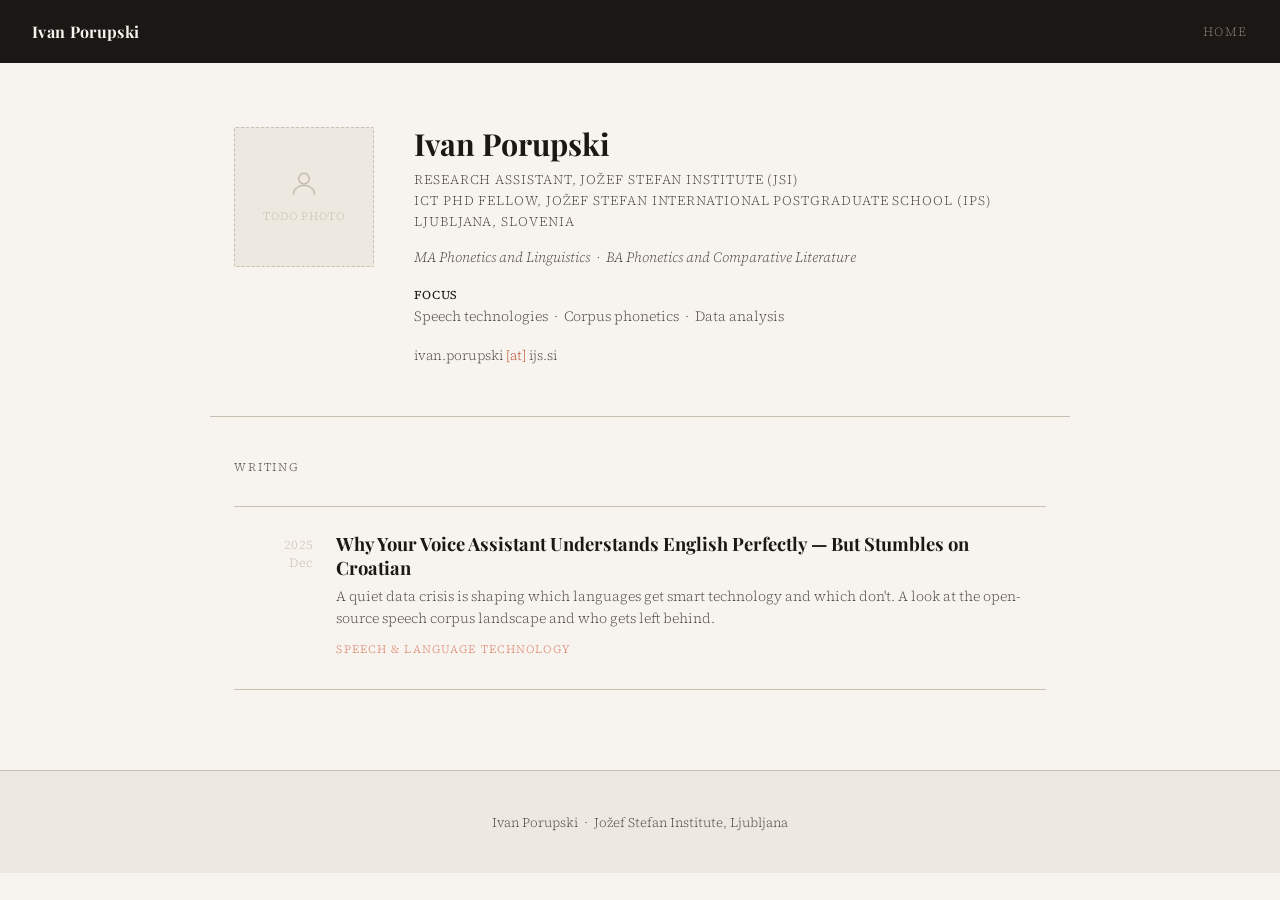
<file: index.html>
<!DOCTYPE html>
<html lang="en">
<head>
  <meta charset="UTF-8" />
  <meta name="viewport" content="width=device-width, initial-scale=1.0" />
  <title>Ivan Porupski</title>
  <meta name="description" content="Research assistant at JSI and PhD fellow at Jožef Stefan IPS. Writing on speech technologies, corpus phonetics, and data analysis." />

  <link rel="preconnect" href="https://fonts.googleapis.com" />
  <link rel="preconnect" href="https://fonts.gstatic.com" crossorigin />
  <link href="https://fonts.googleapis.com/css2?family=Playfair+Display:ital,wght@0,400;0,700;1,400&family=Source+Serif+4:ital,opsz,wght@0,8..60,300;0,8..60,400;1,8..60,300&display=swap" rel="stylesheet" />
  <link rel="stylesheet" href="css/style.css" />
</head>
<body>

  <header class="site-header">
    <a href="index.html" class="site-name">Ivan Porupski</a>
    <nav>
      <a href="index.html">Home</a>
      <!-- TODO: uncomment and link when CV page or PDF is ready -->
      <!-- <a href="cv.html">CV</a> -->
    </nav>
  </header>

  <section class="profile-section">

    <!-- Profile photo — place your photo at img/profile.jpg and swap the placeholder div below for:
         <img src="img/profile.jpg" alt="Ivan Porupski" class="profile-photo" /> -->
    <div class="profile-photo-placeholder">
      <svg width="32" height="32" viewBox="0 0 24 24" fill="none" stroke="currentColor" stroke-width="1.2">
        <circle cx="12" cy="8" r="4"/>
        <path d="M4 20c0-4 3.6-7 8-7s8 3 8 7"/>
      </svg>
      <span>TODO photo</span>
    </div>

    <div>
      <h1 class="profile-name">Ivan Porupski</h1>

      <p class="profile-role">
        Research Assistant, Jožef Stefan Institute (JSI)<br>
        ICT PhD Fellow, Jožef Stefan International Postgraduate School (IPS)<br>
        Ljubljana, Slovenia
      </p>

      <p class="profile-degrees">
        MA Phonetics and Linguistics &nbsp;·&nbsp; BA Phonetics and Comparative Literature
      </p>

      <p class="profile-focus">
        <strong>Focus</strong><br>
        Speech technologies &nbsp;·&nbsp; Corpus phonetics &nbsp;·&nbsp; Data analysis
      </p>

      <p class="profile-email">
        ivan.porupski <span>[at]</span> ijs.si
      </p>
    </div>

  </section>

  <!--
  ============================================================
  TODO: CV section
  Uncomment this block and either:
    (a) link to a PDF:  href="img/cv.pdf"
    (b) link to a page: href="cv.html"
  Also uncomment the nav link in the site-header above.
  ============================================================

  <section style="max-width:860px;margin:0 auto;padding:0 1.5rem 2rem;">
    <a href="img/cv.pdf" style="font-size:0.82rem;letter-spacing:0.1em;text-transform:uppercase;color:var(--accent);">
      Download CV (PDF)
    </a>
  </section>
  -->

  <hr class="profile-divider" />

  <section class="posts-section">
    <p class="posts-section-heading">Writing</p>

    <a class="post-card" href="posts/speech-corpora.html">
      <div class="post-card-date">2025<br>Dec</div>
      <div>
        <div class="post-card-title">Why Your Voice Assistant Understands English Perfectly — But Stumbles on Croatian</div>
        <div class="post-card-dek">A quiet data crisis is shaping which languages get smart technology and which don't. A look at the open-source speech corpus landscape and who gets left behind.</div>
        <div class="post-card-tag">Speech &amp; Language Technology</div>
      </div>
    </a>

    <!-- Add future posts here following the same pattern:

    <a class="post-card" href="posts/your-next-post.html">
      <div class="post-card-date">2026<br>Jan</div>
      <div>
        <div class="post-card-title">Post title here</div>
        <div class="post-card-dek">Short description here.</div>
        <div class="post-card-tag">Tag</div>
      </div>
    </a>

    -->

  </section>

  <footer class="site-footer">
    <p>Ivan Porupski &nbsp;·&nbsp; Jožef Stefan Institute, Ljubljana</p>
  </footer>

</body>
</html>
</file>
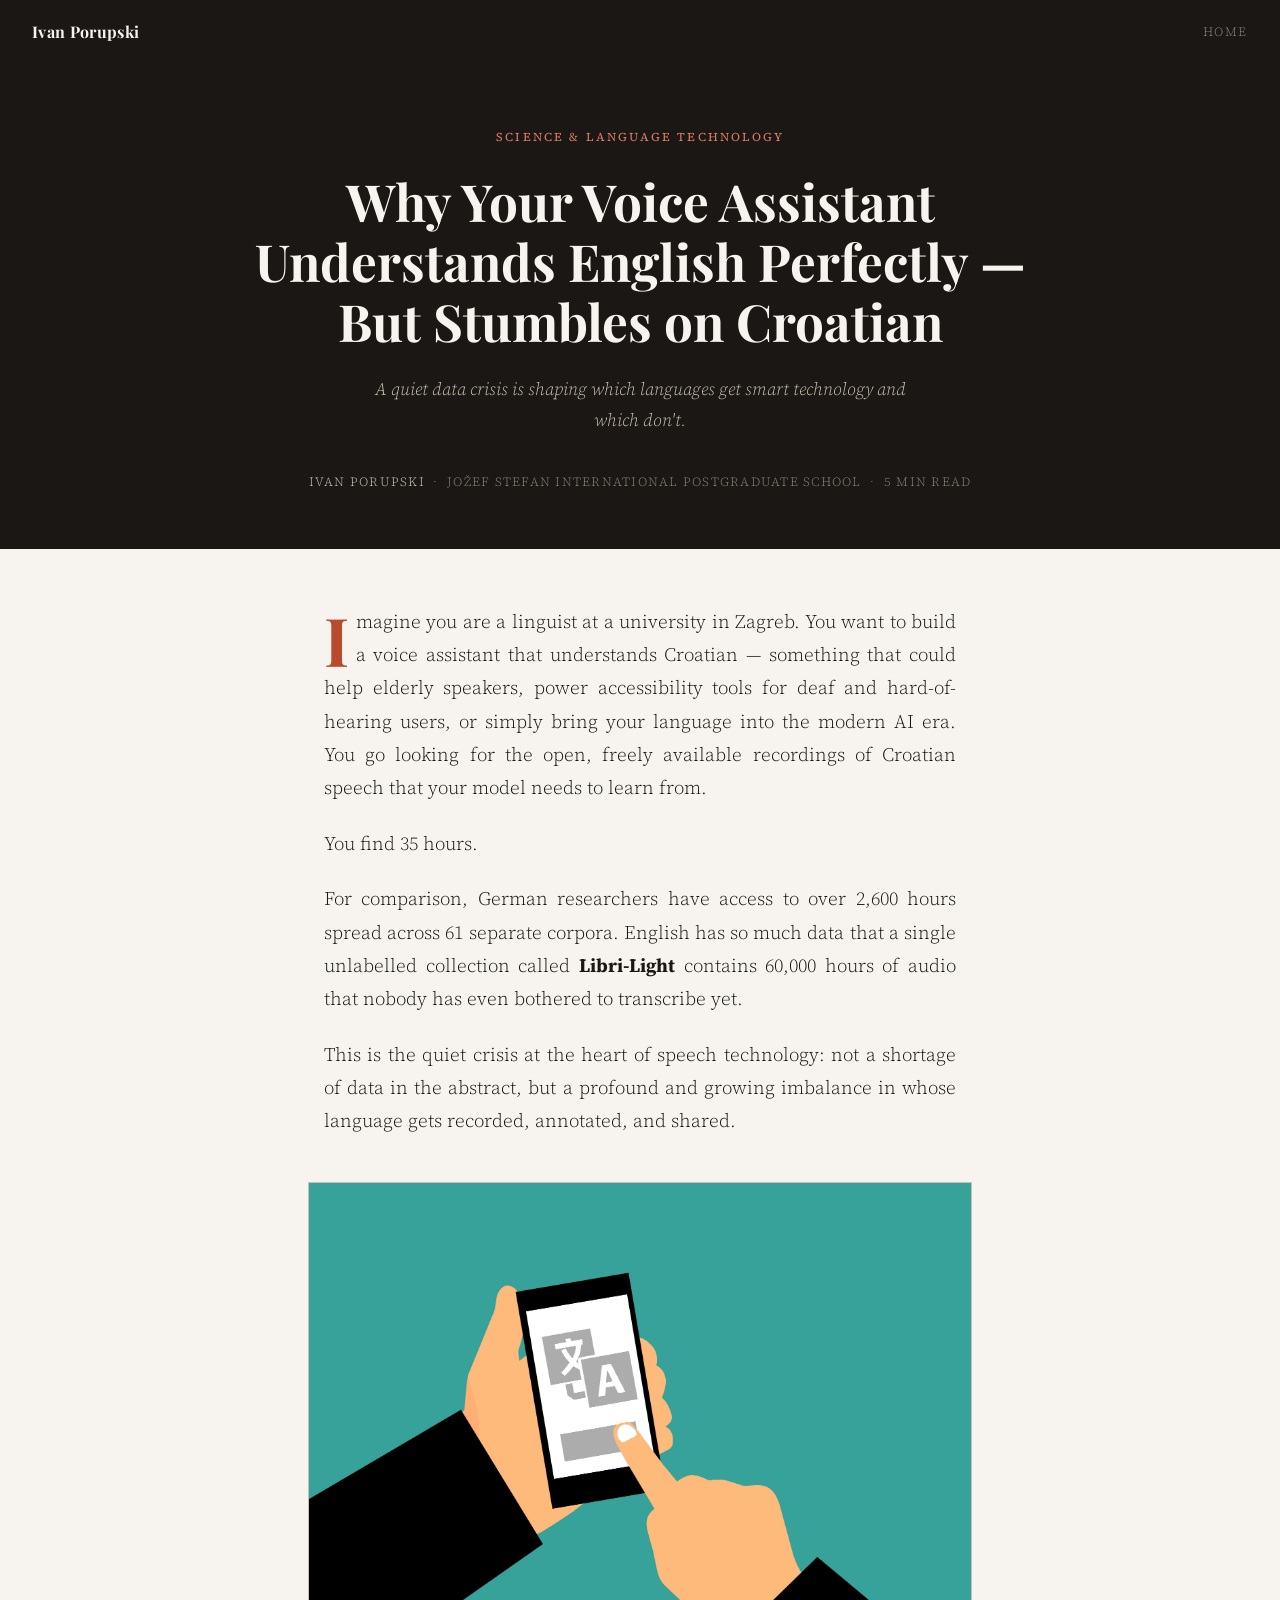
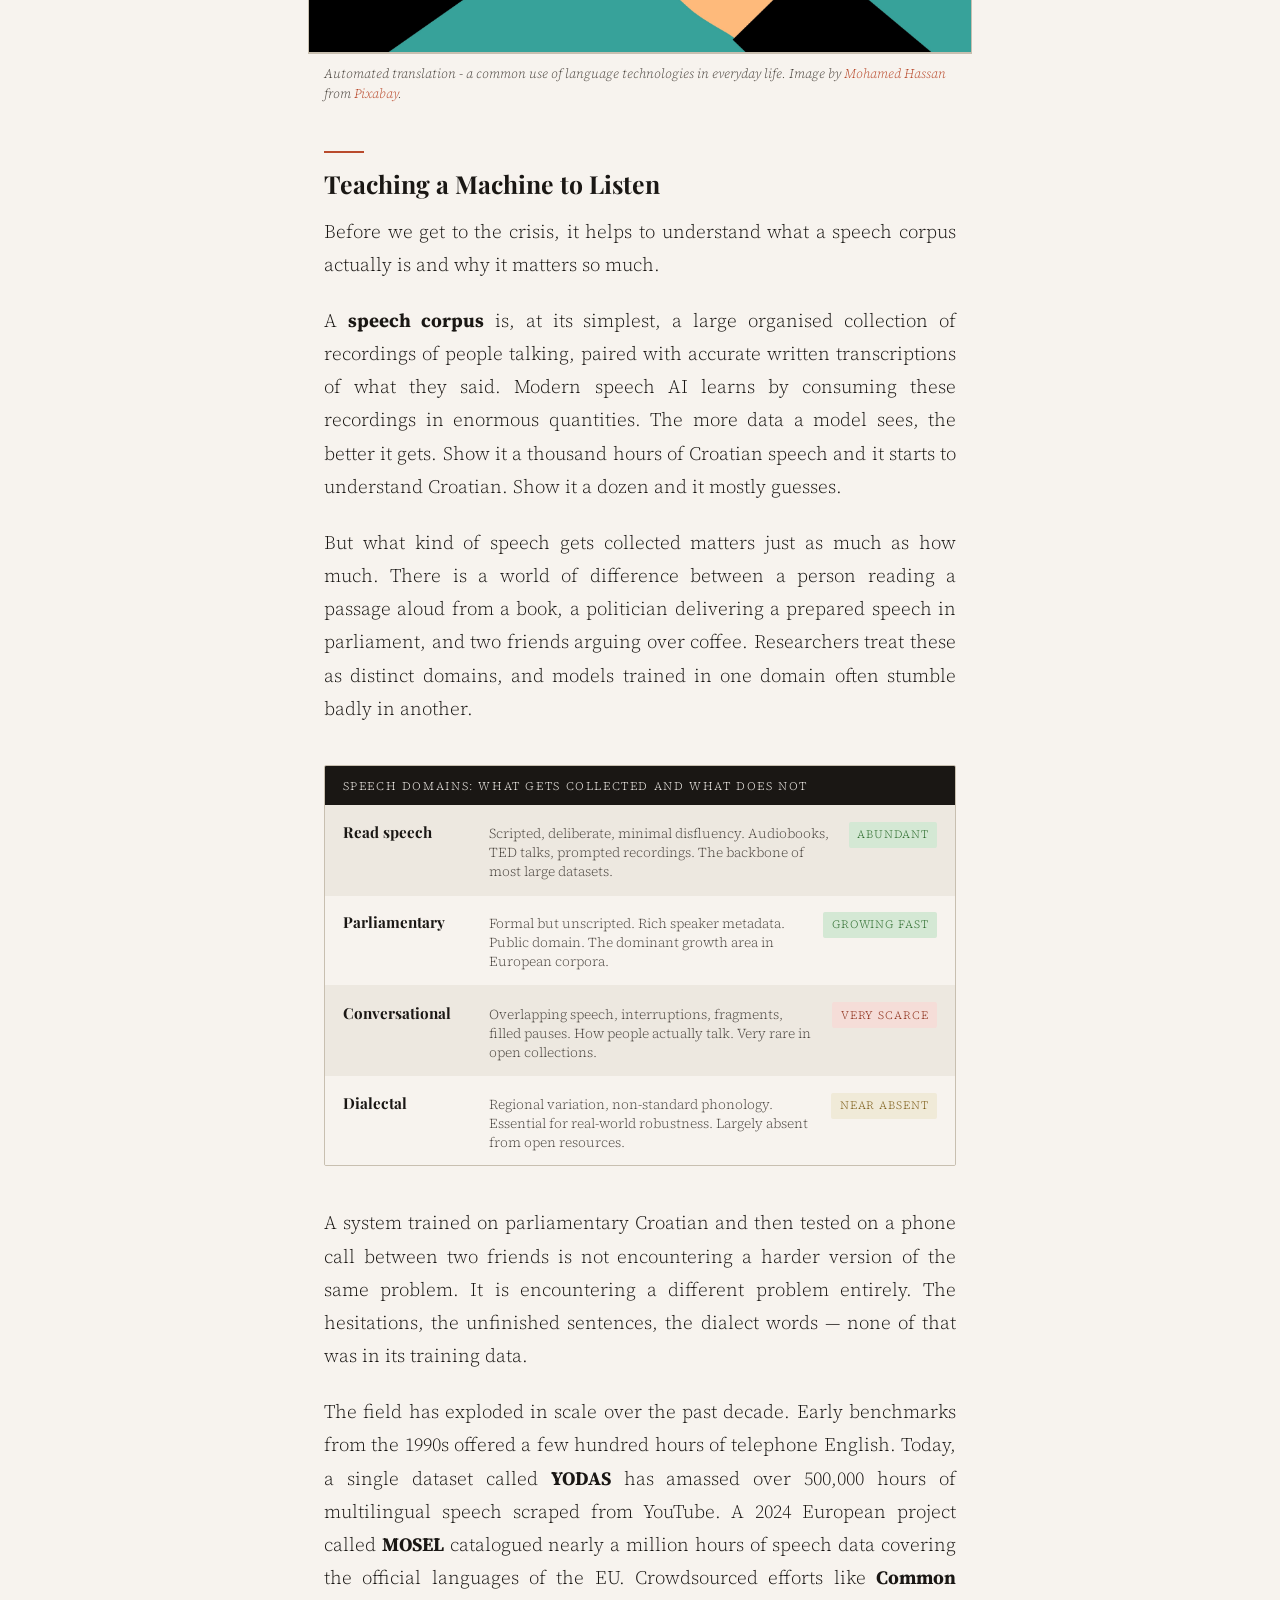
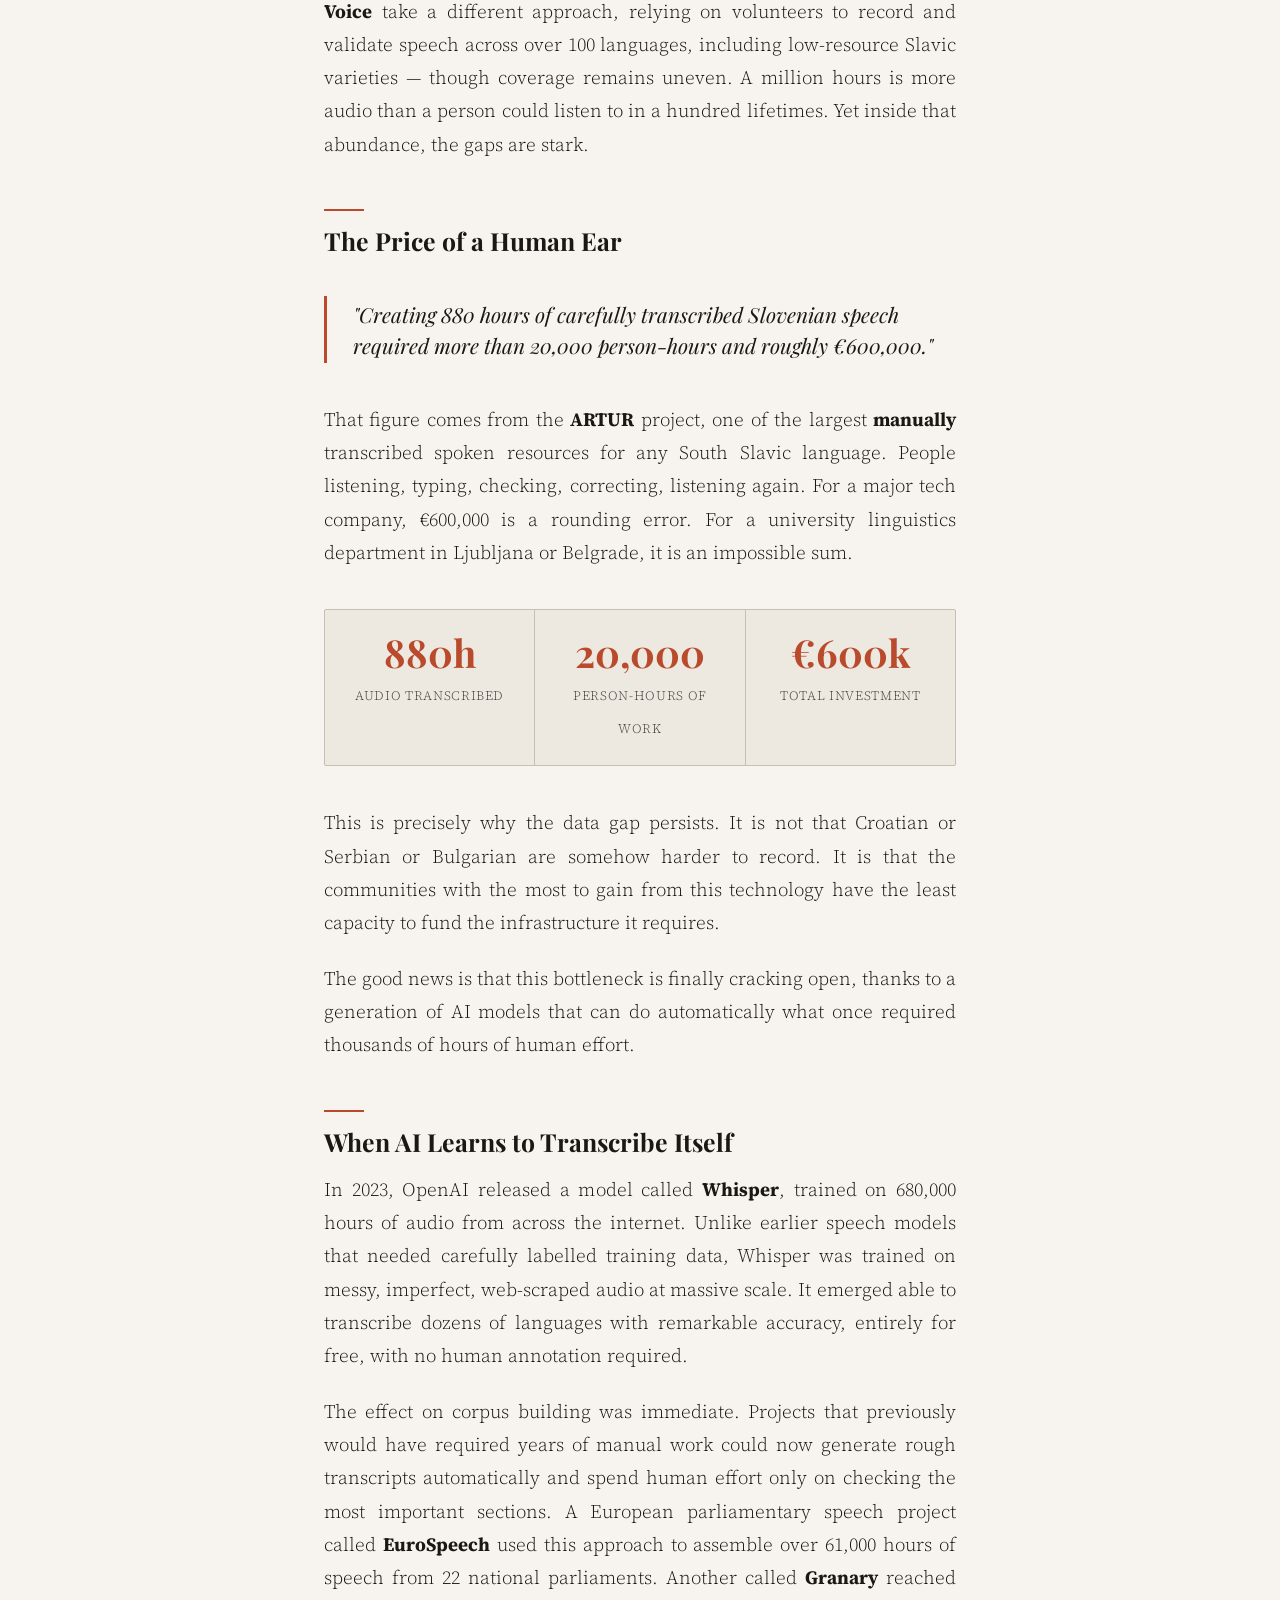
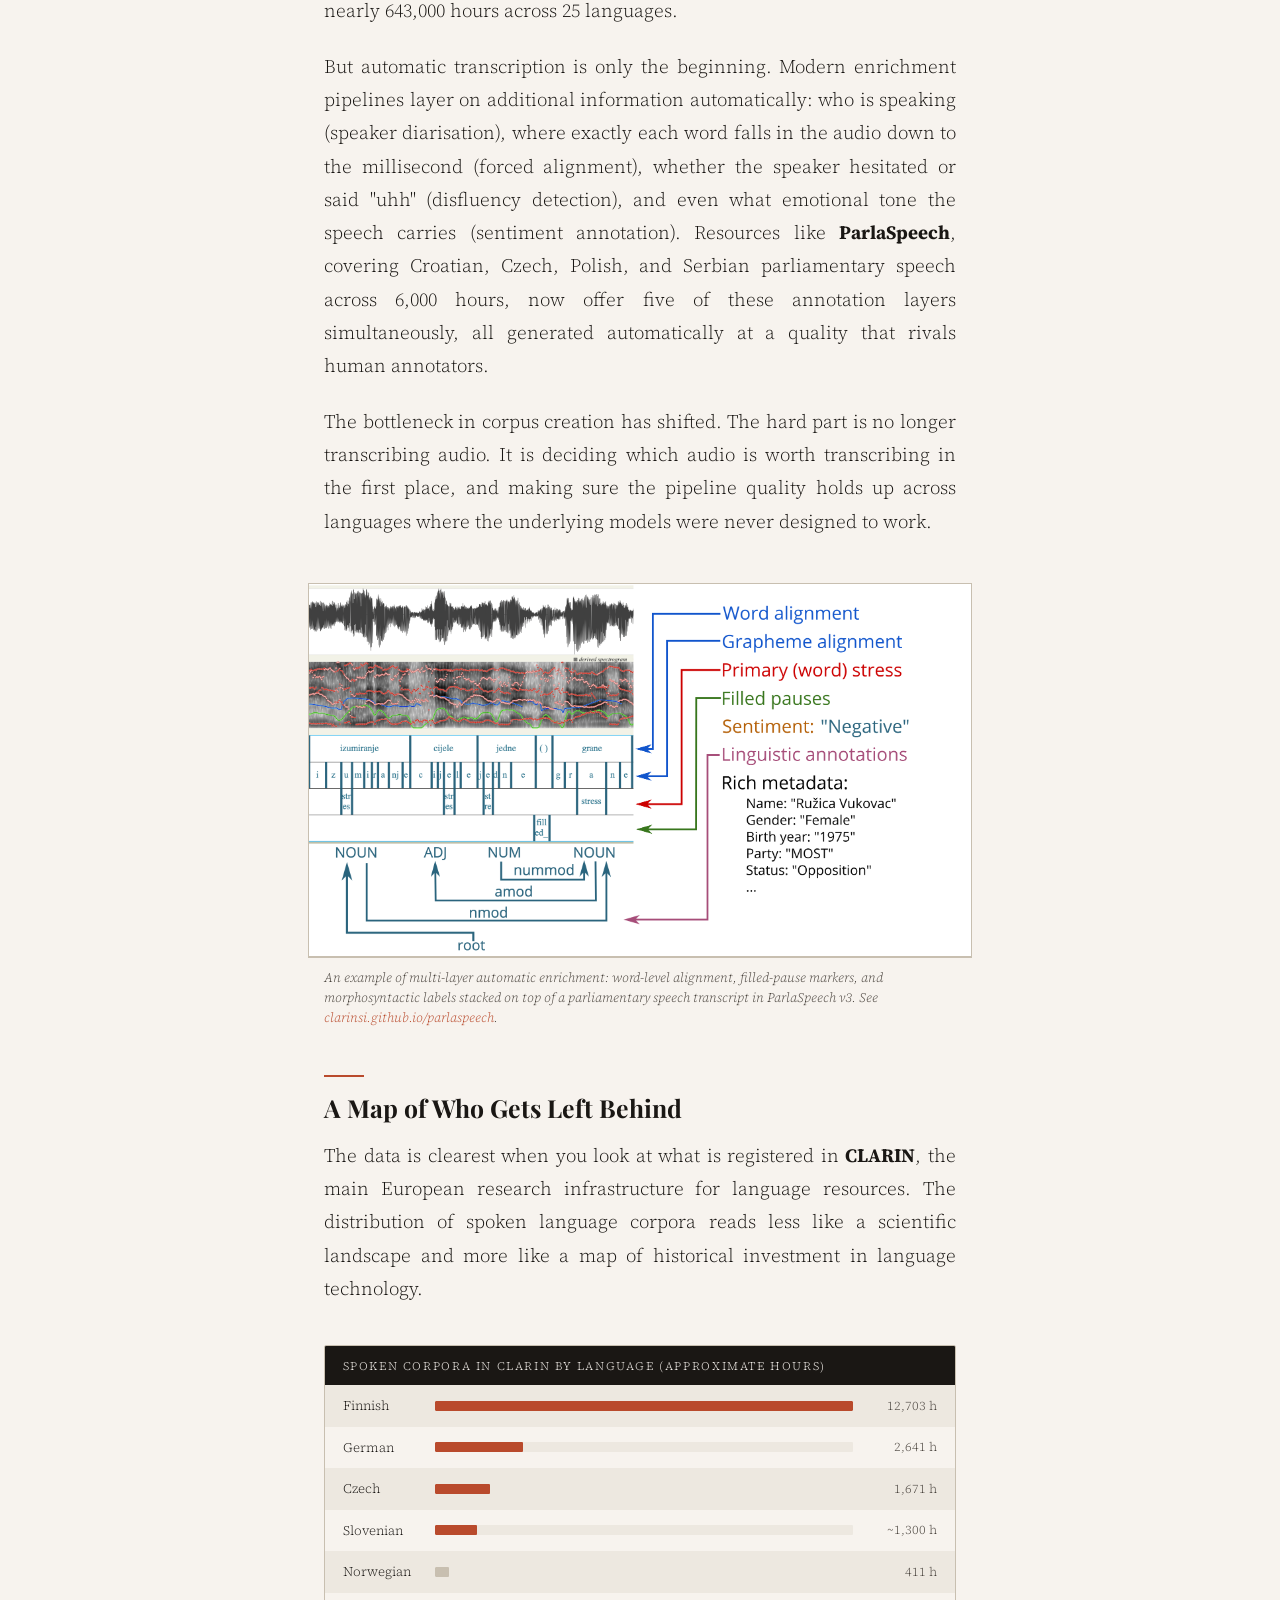
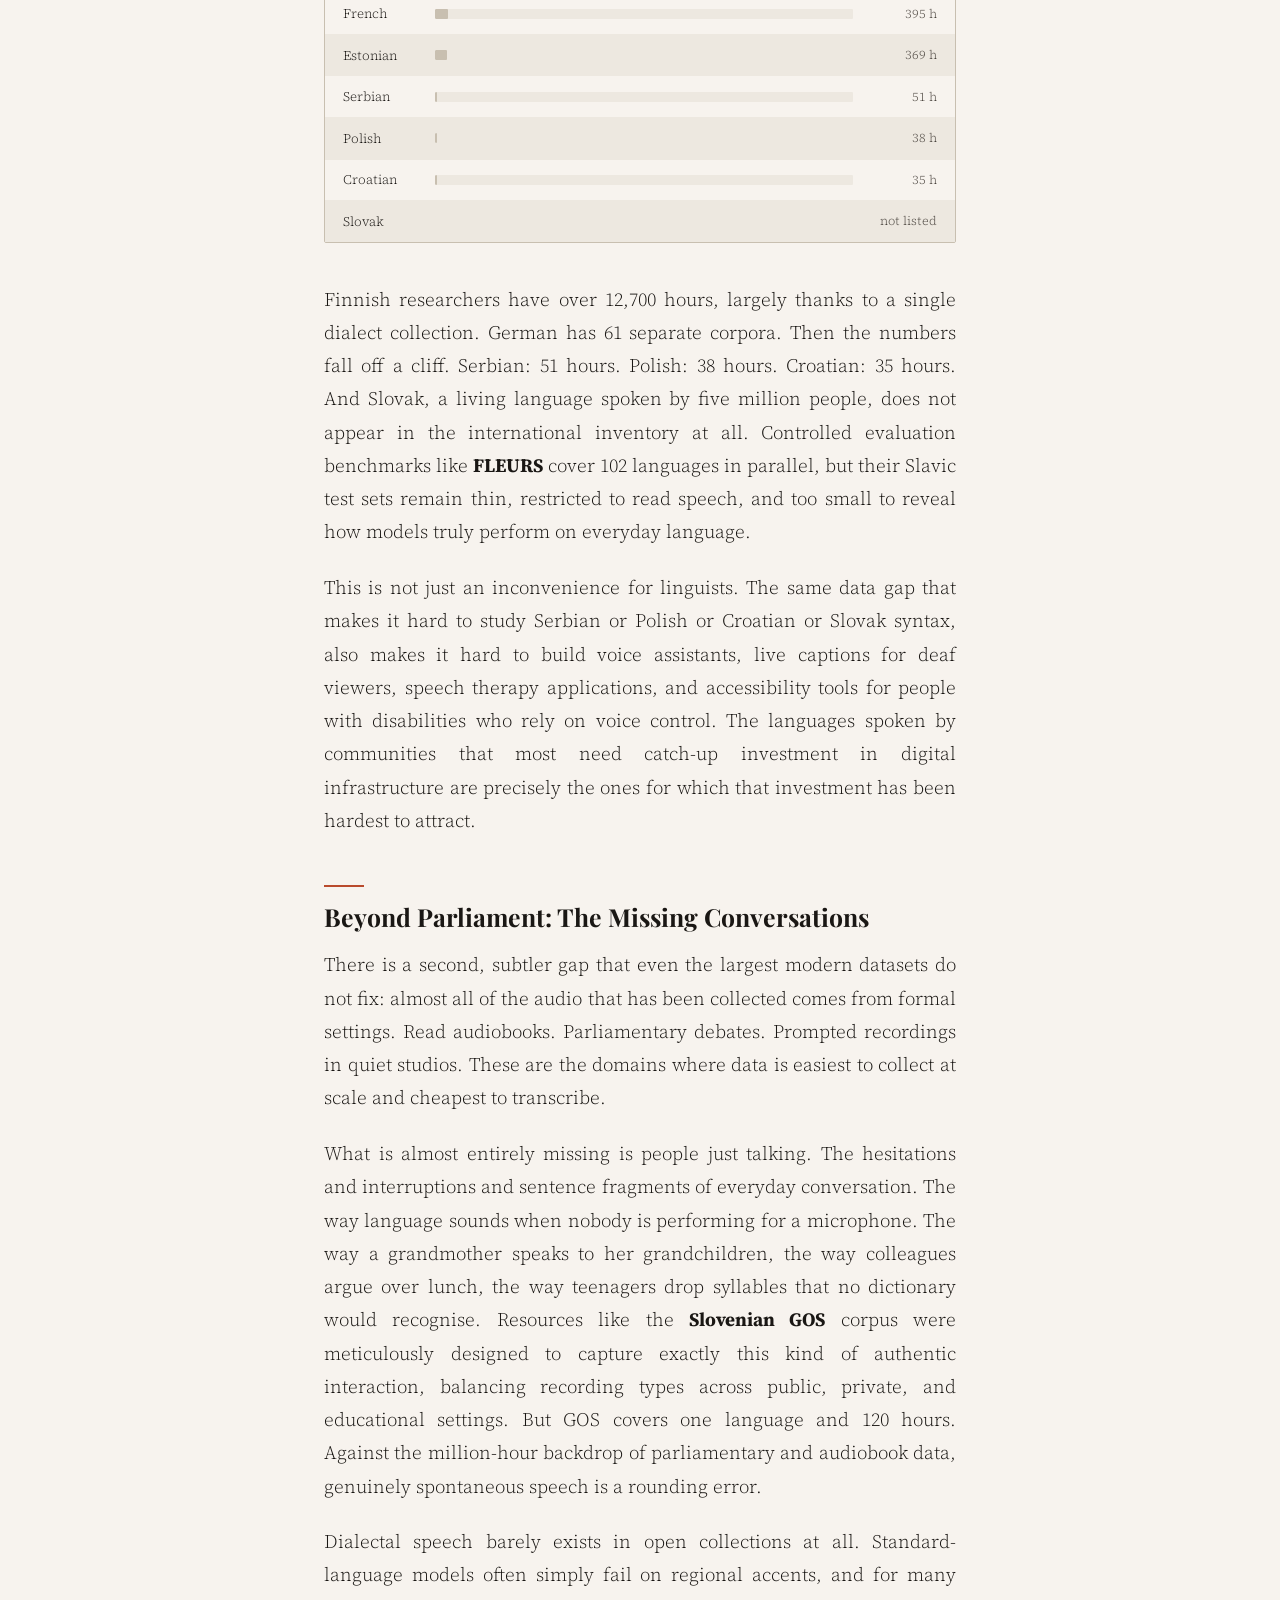
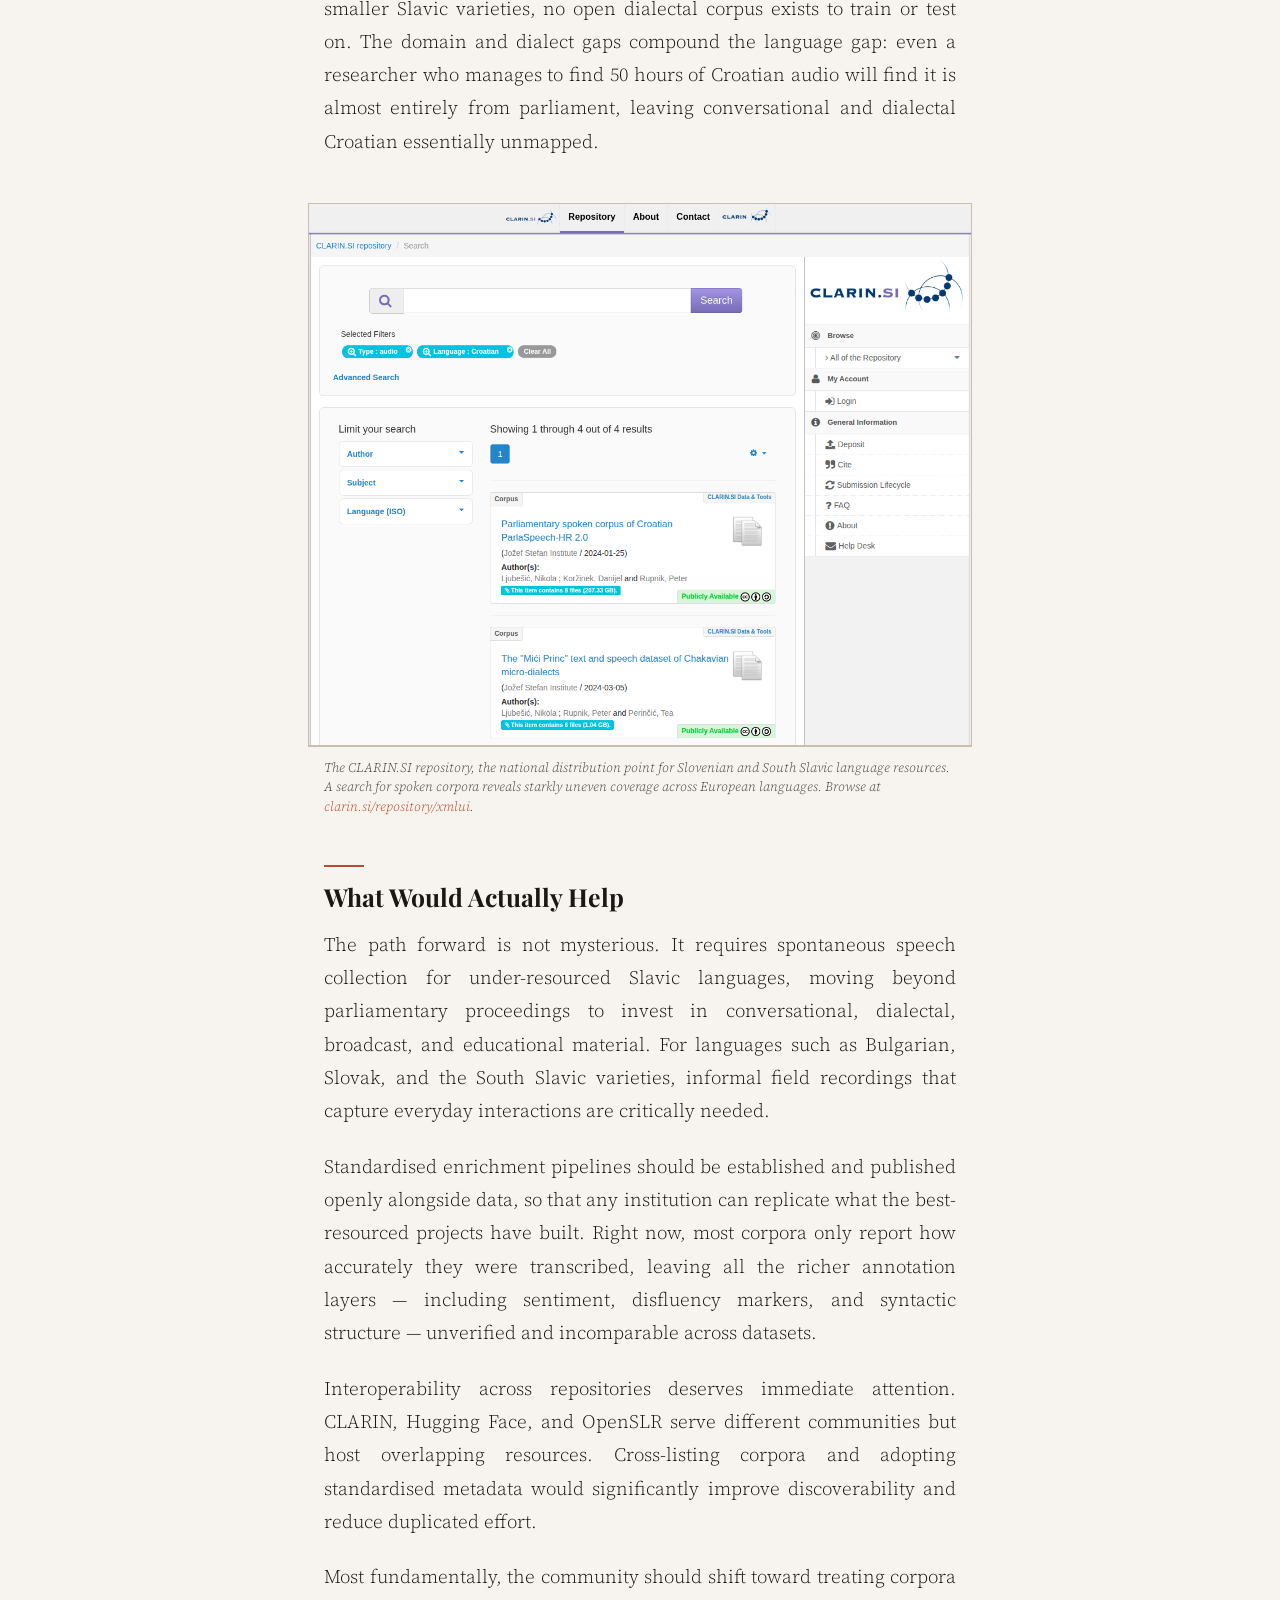
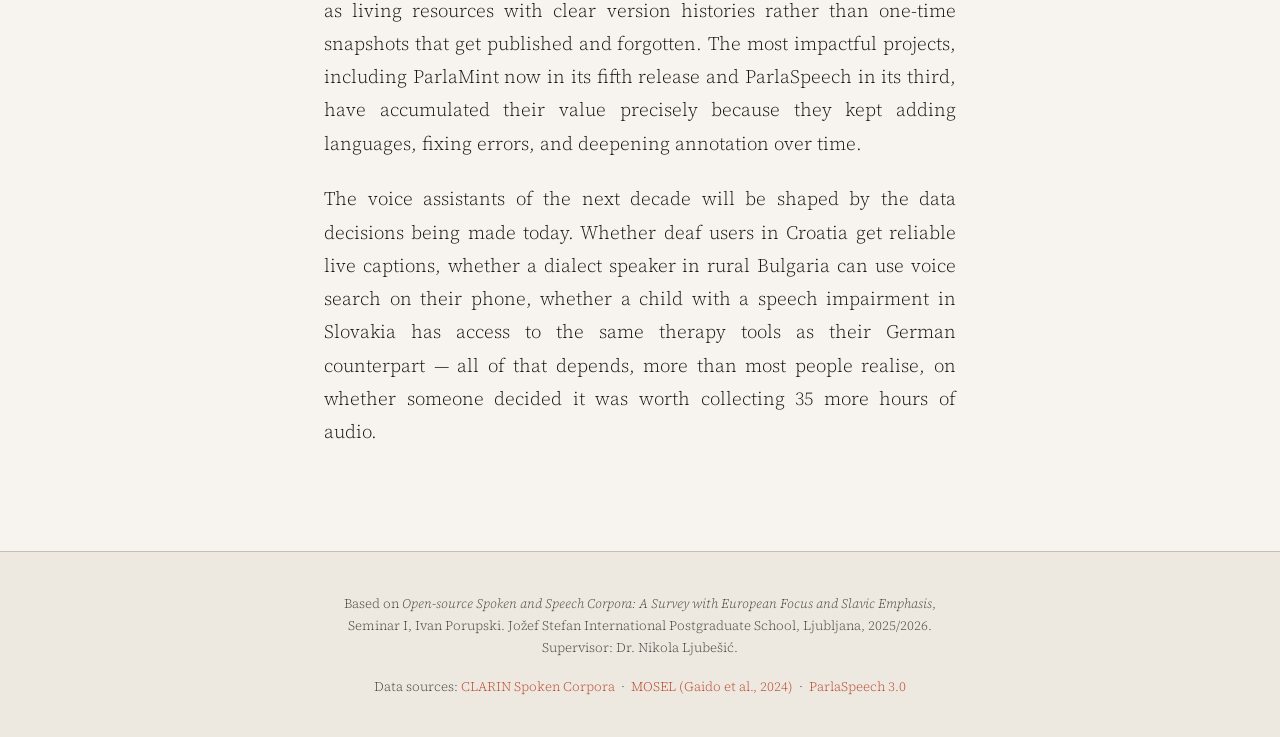
<file: posts/speech-corpora.html>
<!DOCTYPE html>
<html lang="en">
<head>
  <meta charset="UTF-8" />
  <meta name="viewport" content="width=device-width, initial-scale=1.0" />
  <title>Why Your Voice Assistant Understands English Perfectly — But Stumbles on Croatian</title>
  <meta name="description" content="A quiet data crisis is shaping which languages get smart technology and which don't." />

  <link rel="preconnect" href="https://fonts.googleapis.com" />
  <link rel="preconnect" href="https://fonts.gstatic.com" crossorigin />
  <link href="https://fonts.googleapis.com/css2?family=Playfair+Display:ital,wght@0,400;0,700;1,400&family=Source+Serif+4:ital,opsz,wght@0,8..60,300;0,8..60,400;1,8..60,300&display=swap" rel="stylesheet" />
  <link rel="stylesheet" href="../css/style.css" />
</head>
<body>

<div id="progress"></div>

<header class="site-header">
  <a href="../index.html" class="site-name">Ivan Porupski</a>
  <nav>
    <a href="../index.html">Home</a>
    <!-- TODO: uncomment when CV is ready -->
    <!-- <a href="../cv.html">CV</a> -->
  </nav>
</header>

<header class="post-header">
  <p class="post-kicker">Science &amp; Language Technology</p>
  <h1 class="post-title">Why Your Voice Assistant Understands English Perfectly — But Stumbles on Croatian</h1>
  <p class="post-dek">A quiet data crisis is shaping which languages get smart technology and which don't.</p>
  <p class="post-byline"><span>Ivan Porupski</span> &nbsp;·&nbsp; Jožef Stefan International Postgraduate School &nbsp;·&nbsp; 5 min read</p>
</header>

<main class="post-body">

  <p class="lead">Imagine you are a linguist at a university in Zagreb. You want to build a voice assistant that understands Croatian — something that could help elderly speakers, power accessibility tools for deaf and hard-of-hearing users, or simply bring your language into the modern AI era. You go looking for the open, freely available recordings of Croatian speech that your model needs to learn from.</p>

  <p>You find 35 hours.</p>

  <p>For comparison, German researchers have access to over 2,600 hours spread across 61 separate corpora. English has so much data that a single unlabelled collection called <b>Libri-Light</b> contains 60,000 hours of audio that nobody has even bothered to transcribe yet.</p>

  <p>This is the quiet crisis at the heart of speech technology: not a shortage of data in the abstract, but a profound and growing imbalance in whose language gets recorded, annotated, and shared.</p>

  <figure class="figure">
    <img src="../img/mohamed_hassan-translate-3796096.jpg" alt="A person speaking into a microphone" />
    <figcaption>Automated translation - a common use of language technologies in everyday life. Image by <a href="https://pixabay.com/users/mohamed_hassan-5229782/?utm_source=link-attribution&utm_medium=referral&utm_campaign=image&utm_content=3796096">Mohamed Hassan</a> from <a href="https://pixabay.com//?utm_source=link-attribution&utm_medium=referral&utm_campaign=image&utm_content=3796096">Pixabay</a>.</figcaption>
  </figure>

  <h2>Teaching a Machine to Listen</h2>

  <p>Before we get to the crisis, it helps to understand what a speech corpus actually is and why it matters so much.</p>

  <p>A <b>speech corpus</b> is, at its simplest, a large organised collection of recordings of people talking, paired with accurate written transcriptions of what they said. Modern speech AI learns by consuming these recordings in enormous quantities. The more data a model sees, the better it gets. Show it a thousand hours of Croatian speech and it starts to understand Croatian. Show it a dozen and it mostly guesses.</p>

  <p>But what kind of speech gets collected matters just as much as how much. There is a world of difference between a person reading a passage aloud from a book, a politician delivering a prepared speech in parliament, and two friends arguing over coffee. Researchers treat these as distinct domains, and models trained in one domain often stumble badly in another.</p>

  <div class="domain-strip fade-in">
    <div class="domain-strip-header">Speech domains: what gets collected and what does not</div>
    <div class="domain-item">
      <span class="domain-name">Read speech</span>
      <span class="domain-desc">Scripted, deliberate, minimal disfluency. Audiobooks, TED talks, prompted recordings. The backbone of most large datasets.</span>
      <span class="domain-badge badge-abundant">Abundant</span>
    </div>
    <div class="domain-item">
      <span class="domain-name">Parliamentary</span>
      <span class="domain-desc">Formal but unscripted. Rich speaker metadata. Public domain. The dominant growth area in European corpora.</span>
      <span class="domain-badge badge-abundant">Growing fast</span>
    </div>
    <div class="domain-item">
      <span class="domain-name">Conversational</span>
      <span class="domain-desc">Overlapping speech, interruptions, fragments, filled pauses. How people actually talk. Very rare in open collections.</span>
      <span class="domain-badge badge-scarce">Very scarce</span>
    </div>
    <div class="domain-item">
      <span class="domain-name">Dialectal</span>
      <span class="domain-desc">Regional variation, non-standard phonology. Essential for real-world robustness. Largely absent from open resources.</span>
      <span class="domain-badge badge-rare">Near absent</span>
    </div>
  </div>

  <p>A system trained on parliamentary Croatian and then tested on a phone call between two friends is not encountering a harder version of the same problem. It is encountering a different problem entirely. The hesitations, the unfinished sentences, the dialect words — none of that was in its training data.</p>

  <p>The field has exploded in scale over the past decade. Early benchmarks from the 1990s offered a few hundred hours of telephone English. Today, a single dataset called <b>YODAS</b> has amassed over 500,000 hours of multilingual speech scraped from YouTube. A 2024 European project called <b>MOSEL</b> catalogued nearly a million hours of speech data covering the official languages of the EU. Crowdsourced efforts like <b>Common Voice</b> take a different approach, relying on volunteers to record and validate speech across over 100 languages, including low-resource Slavic varieties — though coverage remains uneven. A million hours is more audio than a person could listen to in a hundred lifetimes. Yet inside that abundance, the gaps are stark.</p>

  <h2>The Price of a Human Ear</h2>

  <blockquote>
    <p>"Creating 880 hours of carefully transcribed Slovenian speech required more than 20,000 person-hours and roughly €600,000."</p>
  </blockquote>

  <p>That figure comes from the <b>ARTUR</b> project, one of the largest <b>manually</b> transcribed spoken resources for any South Slavic language. People listening, typing, checking, correcting, listening again. For a major tech company, €600,000 is a rounding error. For a university linguistics department in Ljubljana or Belgrade, it is an impossible sum.</p>

  <div class="stat-row fade-in">
    <div class="stat">
      <span class="stat-num">880h</span>
      <span class="stat-label">audio transcribed</span>
    </div>
    <div class="stat">
      <span class="stat-num">20,000</span>
      <span class="stat-label">person-hours of work</span>
    </div>
    <div class="stat">
      <span class="stat-num">€600k</span>
      <span class="stat-label">total investment</span>
    </div>
  </div>

  <p>This is precisely why the data gap persists. It is not that Croatian or Serbian or Bulgarian are somehow harder to record. It is that the communities with the most to gain from this technology have the least capacity to fund the infrastructure it requires.</p>

  <p>The good news is that this bottleneck is finally cracking open, thanks to a generation of AI models that can do automatically what once required thousands of hours of human effort.</p>

  <h2>When AI Learns to Transcribe Itself</h2>

  <p>In 2023, OpenAI released a model called <b>Whisper</b>, trained on 680,000 hours of audio from across the internet. Unlike earlier speech models that needed carefully labelled training data, Whisper was trained on messy, imperfect, web-scraped audio at massive scale. It emerged able to transcribe dozens of languages with remarkable accuracy, entirely for free, with no human annotation required.</p>

  <p>The effect on corpus building was immediate. Projects that previously would have required years of manual work could now generate rough transcripts automatically and spend human effort only on checking the most important sections. A European parliamentary speech project called <b>EuroSpeech</b> used this approach to assemble over 61,000 hours of speech from 22 national parliaments. Another called <b>Granary</b> reached nearly 643,000 hours across 25 languages.</p>

  <p>But automatic transcription is only the beginning. Modern enrichment pipelines layer on additional information automatically: who is speaking (speaker diarisation), where exactly each word falls in the audio down to the millisecond (forced alignment), whether the speaker hesitated or said "uhh" (disfluency detection), and even what emotional tone the speech carries (sentiment annotation). Resources like <b>ParlaSpeech</b>, covering Croatian, Czech, Polish, and Serbian parliamentary speech across 6,000 hours, now offer five of these annotation layers simultaneously, all generated automatically at a quality that rivals human annotators.</p>

  <p>The bottleneck in corpus creation has shifted. The hard part is no longer transcribing audio. It is deciding which audio is worth transcribing in the first place, and making sure the pipeline quality holds up across languages where the underlying models were never designed to work.</p>

  <figure class="figure">
    <img src="../img/parlaspeech-v3_annotations.png" alt="ParlaSpeech v3 annotation layers" style="background:#fff;" />
    <figcaption>An example of multi-layer automatic enrichment: word-level alignment, filled-pause markers, and morphosyntactic labels stacked on top of a parliamentary speech transcript in ParlaSpeech v3. See <a href="https://clarinsi.github.io/parlaspeech/" target="_blank" rel="noopener">clarinsi.github.io/parlaspeech</a>.</figcaption>
  </figure>

  <h2>A Map of Who Gets Left Behind</h2>

  <p>The data is clearest when you look at what is registered in <b>CLARIN</b>, the main European research infrastructure for language resources. The distribution of spoken language corpora reads less like a scientific landscape and more like a map of historical investment in language technology.</p>

  <div class="lang-chart fade-in" id="langChart">
    <div class="lang-chart-header">Spoken corpora in CLARIN by language (approximate hours)</div>
    <div class="lang-row"><span class="lang-name">Finnish</span><div class="lang-bar-wrap"><div class="lang-bar" data-width="100"></div></div><span class="lang-hours">12,703 h</span></div>
    <div class="lang-row"><span class="lang-name">German</span><div class="lang-bar-wrap"><div class="lang-bar" data-width="21"></div></div><span class="lang-hours">2,641 h</span></div>
    <div class="lang-row"><span class="lang-name">Czech</span><div class="lang-bar-wrap"><div class="lang-bar" data-width="13"></div></div><span class="lang-hours">1,671 h</span></div>
    <div class="lang-row"><span class="lang-name">Slovenian</span><div class="lang-bar-wrap"><div class="lang-bar" data-width="10"></div></div><span class="lang-hours">~1,300 h</span></div>
    <div class="lang-row"><span class="lang-name">Norwegian</span><div class="lang-bar-wrap"><div class="lang-bar muted" data-width="3.2"></div></div><span class="lang-hours">411 h</span></div>
    <div class="lang-row"><span class="lang-name">French</span><div class="lang-bar-wrap"><div class="lang-bar muted" data-width="3.1"></div></div><span class="lang-hours">395 h</span></div>
    <div class="lang-row"><span class="lang-name">Estonian</span><div class="lang-bar-wrap"><div class="lang-bar muted" data-width="2.9"></div></div><span class="lang-hours">369 h</span></div>
    <div class="lang-row"><span class="lang-name">Serbian</span><div class="lang-bar-wrap"><div class="lang-bar muted" data-width="0.4"></div></div><span class="lang-hours">51 h</span></div>
    <div class="lang-row"><span class="lang-name">Polish</span><div class="lang-bar-wrap"><div class="lang-bar muted" data-width="0.3"></div></div><span class="lang-hours">38 h</span></div>
    <div class="lang-row"><span class="lang-name">Croatian</span><div class="lang-bar-wrap"><div class="lang-bar muted" data-width="0.27"></div></div><span class="lang-hours">35 h</span></div>
    <div class="lang-row"><span class="lang-name">Slovak</span><div class="lang-bar-wrap"><div class="lang-bar muted" data-width="0"></div></div><span class="lang-hours">not listed</span></div>
  </div>

  <p>Finnish researchers have over 12,700 hours, largely thanks to a single dialect collection. German has 61 separate corpora. Then the numbers fall off a cliff. Serbian: 51 hours. Polish: 38 hours. Croatian: 35 hours. And Slovak, a living language spoken by five million people, does not appear in the international inventory at all. Controlled evaluation benchmarks like <b>FLEURS</b> cover 102 languages in parallel, but their Slavic test sets remain thin, restricted to read speech, and too small to reveal how models truly perform on everyday language.</p>

  <p>This is not just an inconvenience for linguists. The same data gap that makes it hard to study Serbian or Polish or Croatian or Slovak syntax, also makes it hard to build voice assistants, live captions for deaf viewers, speech therapy applications, and accessibility tools for people with disabilities who rely on voice control. The languages spoken by communities that most need catch-up investment in digital infrastructure are precisely the ones for which that investment has been hardest to attract.</p>

  <h2>Beyond Parliament: The Missing Conversations</h2>

  <p>There is a second, subtler gap that even the largest modern datasets do not fix: almost all of the audio that has been collected comes from formal settings. Read audiobooks. Parliamentary debates. Prompted recordings in quiet studios. These are the domains where data is easiest to collect at scale and cheapest to transcribe.</p>

  <p>What is almost entirely missing is people just talking. The hesitations and interruptions and sentence fragments of everyday conversation. The way language sounds when nobody is performing for a microphone. The way a grandmother speaks to her grandchildren, the way colleagues argue over lunch, the way teenagers drop syllables that no dictionary would recognise. Resources like the <b>Slovenian GOS</b> corpus were meticulously designed to capture exactly this kind of authentic interaction, balancing recording types across public, private, and educational settings. But GOS covers one language and 120 hours. Against the million-hour backdrop of parliamentary and audiobook data, genuinely spontaneous speech is a rounding error.</p>

  <p>Dialectal speech barely exists in open collections at all. Standard-language models often simply fail on regional accents, and for many smaller Slavic varieties, no open dialectal corpus exists to train or test on. The domain and dialect gaps compound the language gap: even a researcher who manages to find 50 hours of Croatian audio will find it is almost entirely from parliament, leaving conversational and dialectal Croatian essentially unmapped.</p>

  <figure class="figure">
    <img src="../img/clarin.si_search.png" alt="CLARIN.SI repository search interface" />
    <figcaption>The CLARIN.SI repository, the national distribution point for Slovenian and South Slavic language resources. A search for spoken corpora reveals starkly uneven coverage across European languages. Browse at <a href="https://www.clarin.si/repository/xmlui/" target="_blank" rel="noopener">clarin.si/repository/xmlui</a>.</figcaption>
  </figure>

  <h2>What Would Actually Help</h2>

  <p>The path forward is not mysterious. It requires spontaneous speech collection for under-resourced Slavic languages, moving beyond parliamentary proceedings to invest in conversational, dialectal, broadcast, and educational material. For languages such as Bulgarian, Slovak, and the South Slavic varieties, informal field recordings that capture everyday interactions are critically needed.</p>

  <p>Standardised enrichment pipelines should be established and published openly alongside data, so that any institution can replicate what the best-resourced projects have built. Right now, most corpora only report how accurately they were transcribed, leaving all the richer annotation layers — including sentiment, disfluency markers, and syntactic structure — unverified and incomparable across datasets.</p>

  <p>Interoperability across repositories deserves immediate attention. CLARIN, Hugging Face, and OpenSLR serve different communities but host overlapping resources. Cross-listing corpora and adopting standardised metadata would significantly improve discoverability and reduce duplicated effort.</p>

  <p>Most fundamentally, the community should shift toward treating corpora as living resources with clear version histories rather than one-time snapshots that get published and forgotten. The most impactful projects, including ParlaMint now in its fifth release and ParlaSpeech in its third, have accumulated their value precisely because they kept adding languages, fixing errors, and deepening annotation over time.</p>

  <p>The voice assistants of the next decade will be shaped by the data decisions being made today. Whether deaf users in Croatia get reliable live captions, whether a dialect speaker in rural Bulgaria can use voice search on their phone, whether a child with a speech impairment in Slovakia has access to the same therapy tools as their German counterpart — all of that depends, more than most people realise, on whether someone decided it was worth collecting 35 more hours of audio.</p>

</main>

<footer class="site-footer">
  <p>Based on <em>Open-source Spoken and Speech Corpora: A Survey with European Focus and Slavic Emphasis</em>,<br>
  Seminar I, Ivan Porupski. Jožef Stefan International Postgraduate School, Ljubljana, 2025/2026.<br>
  Supervisor: Dr. Nikola Ljubešić.</p>
  <p style="margin-top:1rem;">
    Data sources:
    <a href="https://www.clarin.eu/resource-families/spoken-corpora" target="_blank" rel="noopener">CLARIN Spoken Corpora</a> &nbsp;·&nbsp;
    <a href="https://aclanthology.org/2024.emnlp-main.783" target="_blank" rel="noopener">MOSEL (Gaido et al., 2024)</a> &nbsp;·&nbsp;
    <a href="https://arxiv.org/abs/2511.01619" target="_blank" rel="noopener">ParlaSpeech 3.0</a>
  </p>
</footer>

<script>
  // Reading progress bar
  window.addEventListener('scroll', () => {
    const doc = document.documentElement;
    const scrolled = doc.scrollTop / (doc.scrollHeight - doc.clientHeight);
    document.getElementById('progress').style.width = (scrolled * 100) + '%';
  });

  // Scroll-triggered fade-ins
  const observer = new IntersectionObserver((entries) => {
    entries.forEach(e => {
      if (e.isIntersecting) e.target.classList.add('visible');
    });
  }, { threshold: 0.12 });

  document.querySelectorAll('.fade-in').forEach(el => observer.observe(el));

  // Animate language bars when chart scrolls into view
  const barObserver = new IntersectionObserver((entries) => {
    entries.forEach(e => {
      if (e.isIntersecting) {
        e.target.querySelectorAll('.lang-bar').forEach(bar => {
          bar.style.width = bar.dataset.width + '%';
        });
        barObserver.unobserve(e.target);
      }
    });
  }, { threshold: 0.2 });

  const chart = document.getElementById('langChart');
  if (chart) barObserver.observe(chart);
</script>

</body>
</html>
</file>
<file: css/style.css>
/* ============================================================
   style.css — shared styles for Ivan Porupski's blog
   ============================================================ */

:root {
  --ink:        #1a1714;
  --ink-light:  #4a443e;
  --paper:      #f7f3ee;
  --cream:      #ede8e0;
  --rule:       #c8bfb0;
  --accent:     #b94a2c;
  --accent-dim: #d97a60;
  --col-width:  680px;
}

*, *::before, *::after { box-sizing: border-box; margin: 0; padding: 0; }

html { scroll-behavior: smooth; }

body {
  background: var(--paper);
  color: var(--ink);
  font-family: 'Source Serif 4', Georgia, serif;
  font-size: 19px;
  font-weight: 300;
  line-height: 1.75;
  -webkit-font-smoothing: antialiased;
}

a {
  color: var(--accent);
  text-decoration: none;
}

a:hover {
  text-decoration: underline;
}


/* ============================================================
   READING PROGRESS BAR (post pages only)
   ============================================================ */

#progress {
  position: fixed;
  top: 0; left: 0;
  height: 3px;
  width: 0%;
  background: var(--accent);
  z-index: 100;
  transition: width 0.1s linear;
}


/* ============================================================
   SITE HEADER (shared across all pages)
   ============================================================ */

.site-header {
  background: var(--ink);
  padding: 1.1rem 2rem;
  display: flex;
  align-items: center;
  justify-content: space-between;
  gap: 1rem;
}

.site-header .site-name {
  font-family: 'Playfair Display', serif;
  font-size: 1rem;
  font-weight: 700;
  color: var(--paper);
  letter-spacing: 0.02em;
  text-decoration: none;
}

.site-header .site-name:hover {
  text-decoration: none;
  color: var(--accent-dim);
}

.site-header nav {
  display: flex;
  gap: 1.8rem;
}

.site-header nav a {
  font-size: 0.78rem;
  letter-spacing: 0.12em;
  text-transform: uppercase;
  color: #8a7f74;
  text-decoration: none;
}

.site-header nav a:hover {
  color: var(--paper);
  text-decoration: none;
}


/* ============================================================
   LANDING PAGE — PROFILE
   ============================================================ */

.profile-section {
  max-width: 860px;
  margin: 0 auto;
  padding: 4rem 1.5rem 3rem;
  display: grid;
  grid-template-columns: 140px 1fr;
  gap: 2.5rem;
  align-items: start;
}

.profile-photo {
  width: 140px;
  height: 140px;
  border-radius: 2px;
  object-fit: cover;
  border: 1px solid var(--rule);
  display: block;
  background: var(--cream);
}

/* placeholder shown when img is missing */
.profile-photo-placeholder {
  width: 140px;
  height: 140px;
  border-radius: 2px;
  border: 1px dashed var(--rule);
  background: var(--cream);
  display: flex;
  flex-direction: column;
  align-items: center;
  justify-content: center;
  gap: 0.4rem;
  color: var(--rule);
  font-size: 0.7rem;
  letter-spacing: 0.08em;
  text-transform: uppercase;
  flex-shrink: 0;
}

.profile-name {
  font-family: 'Playfair Display', serif;
  font-size: 1.9rem;
  font-weight: 700;
  line-height: 1.15;
  margin-bottom: 0.4rem;
}

.profile-role {
  font-size: 0.82rem;
  letter-spacing: 0.07em;
  text-transform: uppercase;
  color: var(--ink-light);
  margin-bottom: 0.9rem;
  line-height: 1.6;
}

.profile-degrees {
  font-size: 0.88rem;
  color: var(--ink-light);
  font-style: italic;
  margin-bottom: 0.9rem;
  line-height: 1.6;
}

.profile-focus {
  font-size: 0.88rem;
  color: var(--ink-light);
  margin-bottom: 1rem;
  line-height: 1.6;
}

.profile-focus strong {
  font-weight: 400;
  color: var(--ink);
  text-transform: uppercase;
  letter-spacing: 0.07em;
  font-size: 0.75rem;
}

.profile-email {
  font-size: 0.85rem;
  color: var(--ink-light);
  font-family: 'Source Serif 4', serif;
}

.profile-email span {
  color: var(--accent);
}

.profile-divider {
  max-width: 860px;
  margin: 0 auto;
  border: none;
  border-top: 1px solid var(--rule);
}

@media (max-width: 580px) {
  .profile-section {
    grid-template-columns: 1fr;
    gap: 1.5rem;
    padding: 2.5rem 1.2rem 2rem;
  }

  .profile-photo-placeholder,
  .profile-photo { width: 100px; height: 100px; }
}


/* ============================================================
   LANDING PAGE — POST LIST
   ============================================================ */

.posts-section {
  max-width: 860px;
  margin: 0 auto;
  padding: 2.5rem 1.5rem 5rem;
}

.posts-section-heading {
  font-size: 0.72rem;
  letter-spacing: 0.16em;
  text-transform: uppercase;
  color: var(--ink-light);
  margin-bottom: 1.8rem;
}

.post-card {
  display: grid;
  grid-template-columns: 80px 1fr;
  gap: 1.4rem;
  padding: 1.6rem 0;
  border-top: 1px solid var(--rule);
  text-decoration: none;
  color: inherit;
  transition: background 0.15s;
}

.post-card:last-child {
  border-bottom: 1px solid var(--rule);
}

.post-card:hover .post-card-title {
  color: var(--accent);
}

.post-card-date {
  font-size: 0.78rem;
  color: var(--rule);
  letter-spacing: 0.05em;
  padding-top: 0.25rem;
  line-height: 1.4;
  text-align: right;
}

.post-card-title {
  font-family: 'Playfair Display', serif;
  font-size: 1.15rem;
  font-weight: 700;
  line-height: 1.3;
  margin-bottom: 0.4rem;
  transition: color 0.15s;
}

.post-card-dek {
  font-size: 0.88rem;
  color: var(--ink-light);
  line-height: 1.55;
}

.post-card-tag {
  display: inline-block;
  margin-top: 0.5rem;
  font-size: 0.7rem;
  letter-spacing: 0.1em;
  text-transform: uppercase;
  color: var(--accent-dim);
}

@media (max-width: 480px) {
  .post-card {
    grid-template-columns: 1fr;
    gap: 0.3rem;
  }

  .post-card-date { text-align: left; }
}


/* ============================================================
   SITE FOOTER (shared)
   ============================================================ */

.site-footer {
  background: var(--cream);
  border-top: 1px solid var(--rule);
  text-align: center;
  padding: 2.5rem 1.5rem;
  font-size: 0.82rem;
  color: var(--ink-light);
  line-height: 1.7;
}

.site-footer a {
  color: var(--accent);
}


/* ============================================================
   POST PAGE — HERO HEADER
   ============================================================ */

.post-header {
  background: var(--ink);
  color: var(--paper);
  padding: 4rem 2rem 3.5rem;
  text-align: center;
}

.post-kicker {
  font-size: 0.75rem;
  font-weight: 400;
  letter-spacing: 0.18em;
  text-transform: uppercase;
  color: var(--accent-dim);
  margin-bottom: 1.4rem;
}

.post-title {
  font-family: 'Playfair Display', Georgia, serif;
  font-size: clamp(2rem, 5vw, 3.2rem);
  font-weight: 700;
  line-height: 1.18;
  max-width: 820px;
  margin: 0 auto 1.4rem;
  color: var(--paper);
}

.post-dek {
  font-size: 1.1rem;
  font-style: italic;
  font-weight: 300;
  color: #c8bfb0;
  max-width: 560px;
  margin: 0 auto 2.2rem;
}

.post-byline {
  font-size: 0.78rem;
  letter-spacing: 0.1em;
  text-transform: uppercase;
  color: #8a7f74;
}

.post-byline span { color: #c8bfb0; }


/* ============================================================
   POST PAGE — BODY
   ============================================================ */

.post-body {
  max-width: var(--col-width);
  margin: 0 auto;
  padding: 3.5rem 1.5rem 5rem;
}

/* ── Justify all body text — remove this rule to revert to left-align ── */
.post-body p {
  text-align: justify;
  hyphens: auto;
  -webkit-hyphens: auto;
}

.post-body p { margin-bottom: 1.4rem; }

/* drop cap on first paragraph */
.post-body .lead::first-letter {
  font-family: 'Playfair Display', serif;
  font-size: 4.2rem;
  font-weight: 700;
  float: left;
  line-height: 0.82;
  margin: 0.1em 0.1em 0 0;
  color: var(--accent);
}

.post-body h2 {
  font-family: 'Playfair Display', serif;
  font-size: 1.55rem;
  font-weight: 700;
  line-height: 1.25;
  margin: 3rem 0 1rem;
  color: var(--ink);
  text-align: left;          /* headings stay left regardless of justify */
}

.post-body h2::before {
  content: '';
  display: block;
  width: 2.5rem;
  height: 2px;
  background: var(--accent);
  margin-bottom: 0.9rem;
}

.post-body blockquote {
  border-left: 3px solid var(--accent);
  margin: 2.5rem 0;
  padding: 0.2rem 0 0.2rem 1.6rem;
}

.post-body blockquote p {
  font-family: 'Playfair Display', serif;
  font-size: 1.3rem;
  font-style: italic;
  line-height: 1.45;
  color: var(--ink);
  margin: 0;
  text-align: left;          /* pullquotes look better left-aligned */
}


/* ============================================================
   POST PAGE — COMPONENTS
   ============================================================ */

/* Stat row */
.stat-row {
  display: flex;
  gap: 1px;
  margin: 2.5rem 0;
  background: var(--rule);
  border: 1px solid var(--rule);
  overflow: hidden;
  border-radius: 2px;
}

.stat {
  flex: 1;
  background: var(--cream);
  padding: 1.4rem 1.2rem;
  text-align: center;
}

.stat-num {
  display: block;
  font-family: 'Playfair Display', serif;
  font-size: 2.4rem;
  font-weight: 700;
  color: var(--accent);
  line-height: 1;
  margin-bottom: 0.35rem;
}

.stat-label {
  font-size: 0.8rem;
  letter-spacing: 0.05em;
  color: var(--ink-light);
  text-transform: uppercase;
}

/* Figure / image */
.figure {
  margin: 2.8rem -1rem;
}

.figure img {
  width: 100%;
  display: block;
  border: 1px solid var(--rule);
}

.figure figcaption {
  font-size: 0.82rem;
  color: var(--ink-light);
  padding: 0.65rem 1rem 0;
  line-height: 1.5;
  border-top: 1px solid var(--rule);
  font-style: italic;
  text-align: left;
}

/* TODO placeholder (replace with <figure class="figure"> when ready) */
.figure-todo {
  margin: 2.8rem -1rem;
}

.figure-todo .todo-box {
  background: var(--cream);
  border: 1px dashed var(--rule);
  height: 220px;
  display: flex;
  flex-direction: column;
  align-items: center;
  justify-content: center;
  color: var(--ink-light);
  gap: 0.5rem;
}

.figure-todo .todo-box strong {
  font-size: 0.8rem;
  letter-spacing: 0.1em;
  text-transform: uppercase;
  color: var(--accent);
}

.figure-todo .todo-box p {
  font-size: 0.8rem;
  color: var(--ink-light);
  text-align: center;
  max-width: 360px;
  margin: 0;
  line-height: 1.5;
  hyphens: none;
}

.figure-todo figcaption {
  font-size: 0.82rem;
  color: var(--ink-light);
  padding: 0.65rem 1rem 0;
  line-height: 1.5;
  border-top: 1px solid var(--rule);
  font-style: italic;
  text-align: left;
}

/* Domain strip */
.domain-strip {
  margin: 2.5rem 0;
  border: 1px solid var(--rule);
  border-radius: 2px;
  overflow: hidden;
}

.domain-strip-header {
  background: var(--ink);
  color: var(--paper);
  font-size: 0.72rem;
  letter-spacing: 0.14em;
  text-transform: uppercase;
  padding: 0.6rem 1.1rem;
}

.domain-item {
  display: flex;
  align-items: baseline;
  gap: 1rem;
  padding: 0.85rem 1.1rem;
  border-bottom: 1px solid var(--cream);
}

.domain-item:last-child { border-bottom: none; }
.domain-item:nth-child(odd)  { background: var(--paper); }
.domain-item:nth-child(even) { background: var(--cream); }

.domain-name {
  font-family: 'Playfair Display', serif;
  font-size: 0.95rem;
  font-weight: 700;
  min-width: 130px;
  color: var(--ink);
}

.domain-desc {
  font-size: 0.85rem;
  color: var(--ink-light);
  line-height: 1.4;
}

.domain-badge {
  margin-left: auto;
  font-size: 0.7rem;
  letter-spacing: 0.08em;
  text-transform: uppercase;
  padding: 0.2rem 0.55rem;
  border-radius: 2px;
  white-space: nowrap;
}

.badge-abundant { background: #d4e8d4; color: #2a6a2a; }
.badge-scarce   { background: #f5ddd8; color: #8a2a14; }
.badge-rare     { background: #f0ead8; color: #7a5a14; }

/* Language bar chart */
.lang-chart {
  margin: 2.5rem 0;
  border: 1px solid var(--rule);
  border-radius: 2px;
  overflow: hidden;
}

.lang-chart-header {
  background: var(--ink);
  color: var(--paper);
  font-size: 0.72rem;
  letter-spacing: 0.14em;
  text-transform: uppercase;
  padding: 0.6rem 1.1rem;
}

.lang-row {
  display: flex;
  align-items: center;
  gap: 0.8rem;
  padding: 0.55rem 1.1rem;
  border-bottom: 1px solid var(--cream);
}

.lang-row:last-child { border-bottom: none; }
.lang-row:nth-child(odd)  { background: var(--paper); }
.lang-row:nth-child(even) { background: var(--cream); }

.lang-name {
  font-size: 0.82rem;
  min-width: 80px;
  color: var(--ink);
}

.lang-bar-wrap {
  flex: 1;
  height: 10px;
  background: var(--cream);
  border-radius: 1px;
  overflow: hidden;
}

.lang-bar {
  height: 100%;
  border-radius: 1px;
  background: var(--accent);
  transition: width 1.2s cubic-bezier(0.16, 1, 0.3, 1);
  width: 0;
}

.lang-bar.muted { background: var(--rule); }

.lang-hours {
  font-size: 0.78rem;
  color: var(--ink-light);
  min-width: 72px;
  text-align: right;
}


/* ============================================================
   SCROLL ANIMATIONS (shared)
   ============================================================ */

.fade-in {
  opacity: 0;
  transform: translateY(18px);
  transition: opacity 0.7s ease, transform 0.7s ease;
}

.fade-in.visible {
  opacity: 1;
  transform: none;
}


/* ============================================================
   RESPONSIVE
   ============================================================ */

@media (max-width: 600px) {
  body { font-size: 17px; }
  .stat-num { font-size: 1.8rem; }
  .stat-row { flex-direction: column; gap: 1px; }
  .domain-name { min-width: 100px; }
  .domain-badge { display: none; }
  .figure, .figure-todo { margin-left: 0; margin-right: 0; }
}
</file>
